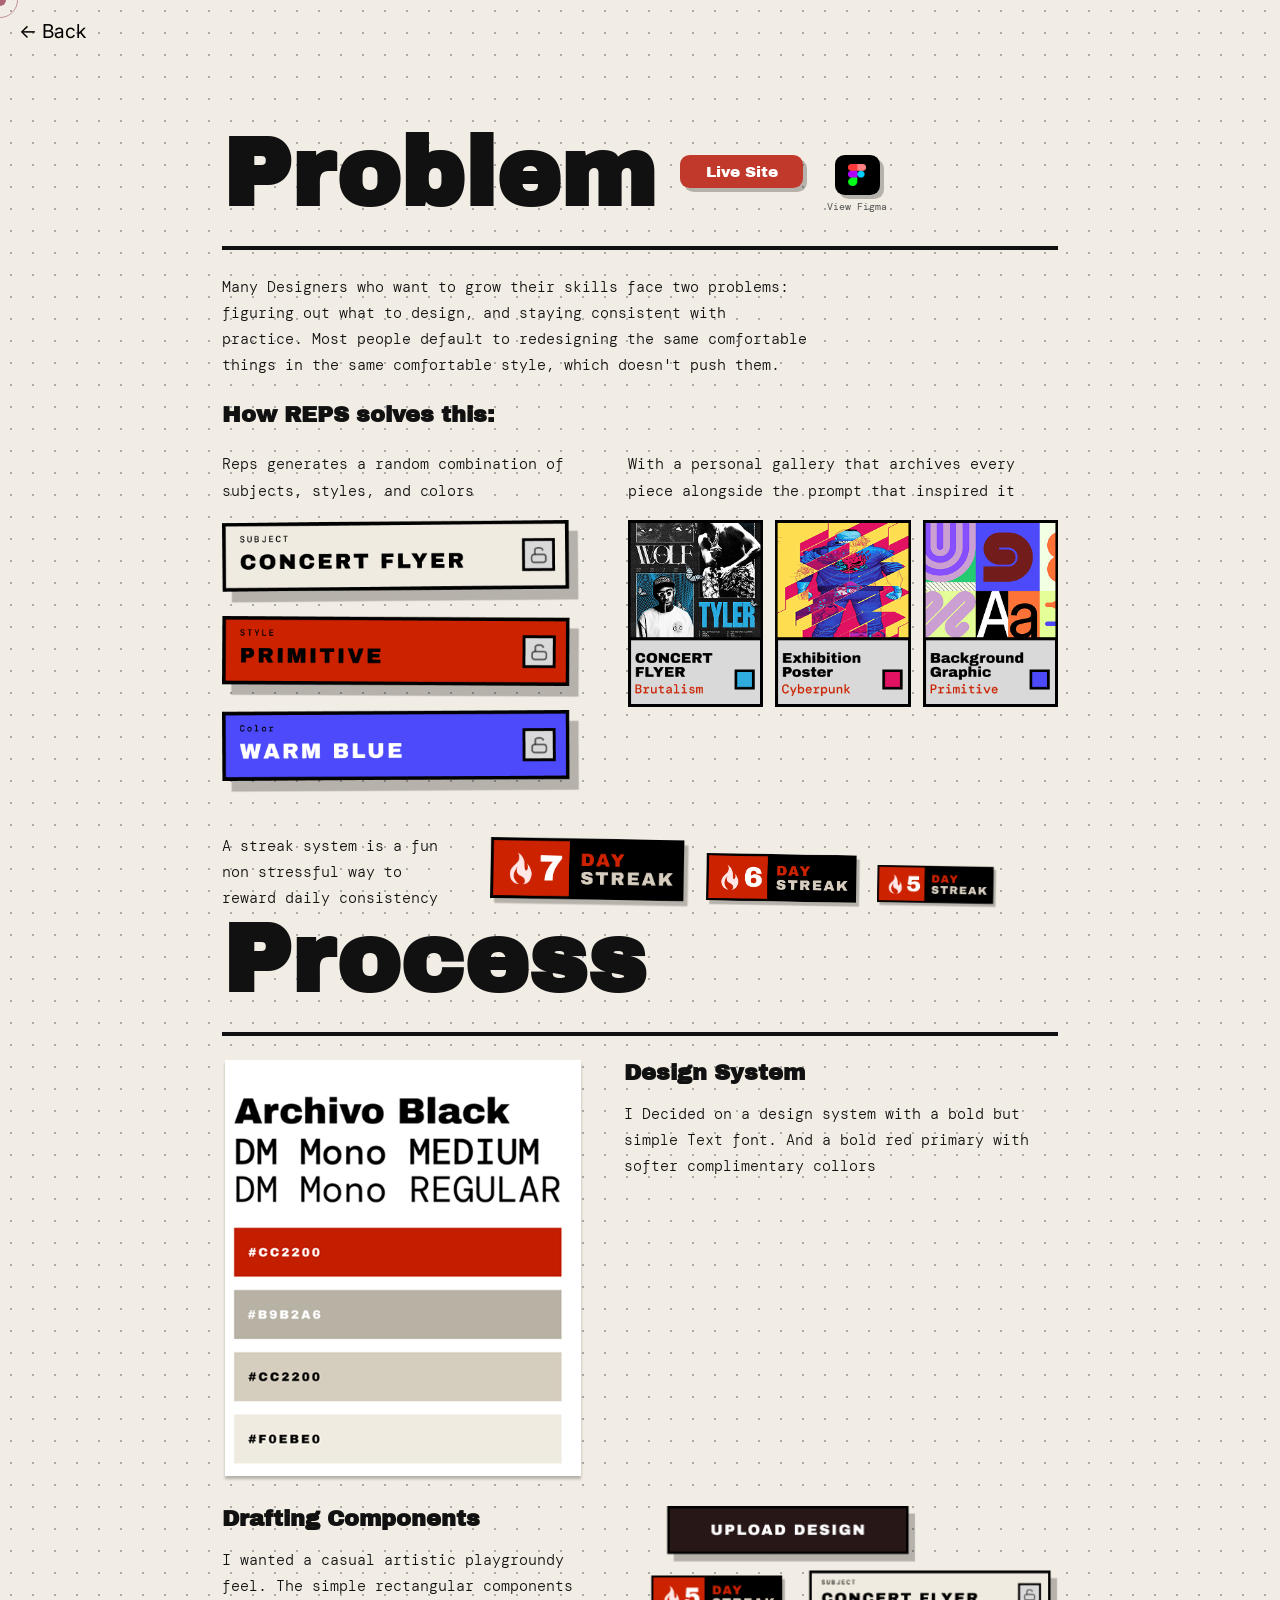
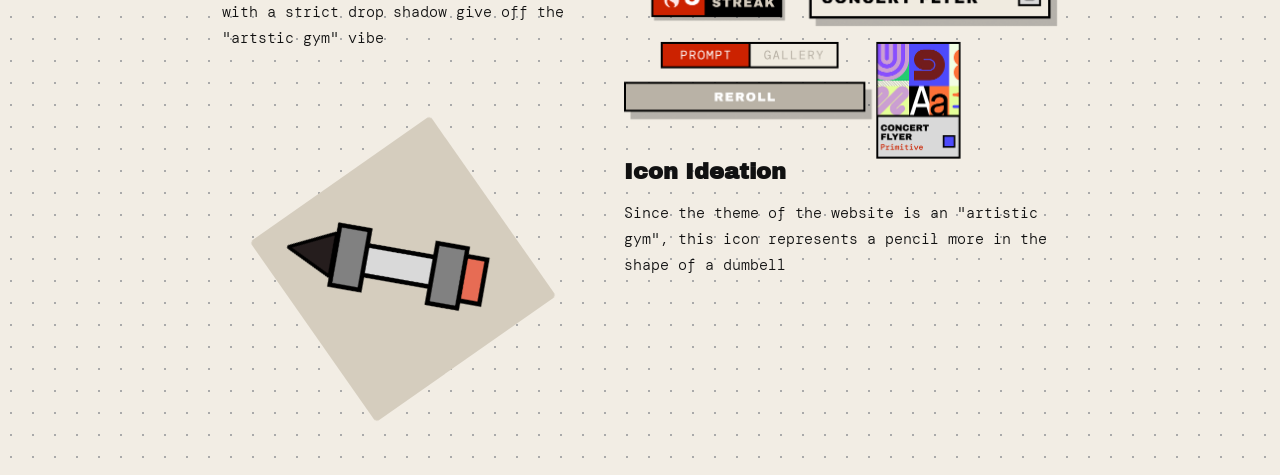
<file: projects/reps.html>
<!DOCTYPE html>
<html lang="en">
<head>
    <meta charset="UTF-8">
    <meta name="viewport" content="width=device-width, initial-scale=1.0">
    <link rel="stylesheet" href="../styles.css">
    <link rel="stylesheet" href="reps.css">
    <link href="https://fonts.googleapis.com/css2?family=Archivo+Black&family=DM+Mono:wght@300;400;500&display=swap" rel="stylesheet">
    <title>Reps — Case Study</title>
</head>
<body class="cs-body-bg">
    <div class="cursor"></div>
    <div class="cursor-follower"></div>

    <nav>
        <div class="nav-left">
            <a href="../index.html">← Back</a>
        </div>
        <div class="nav-right">
        </div>
    </nav>

    <main class="case-study">

        <!-- PROBLEM SECTION -->
        <section class="cs-section">
            <div class="cs-title-row">
                <h1 class="cs-title">Problem</h1>
                <a href="https://reps-designs.vercel.app/" target="_blank" rel="noopener noreferrer" class="cs-live-btn">Live Site</a>
                <div class="cs-figma-wrap">
                    <a href="https://www.figma.com/design/XUiU6Oq6dOpb6sLGphuyn9/Reps-project?node-id=0-1&t=GmwB72pF5o77Ofic-1" target="_blank" rel="noopener noreferrer" class="cs-figma-btn">
                        <img src="../images/FigmaIcon.png" alt="Figma">
                    </a>
                    <span class="cs-figma-label">View Figma</span>
                </div>
            </div>
            <hr class="cs-rule">
            <p class="cs-body">Many Designers who want to grow their skills face two problems: figuring out what to design, and staying consistent with practice. Most people default to redesigning the same comfortable things in the same comfortable style, which doesn't push them.</p>

            <h3 class="cs-subheading">How REPS solves this:</h3>

            <div class="cs-two-col">
                <div class="cs-col-left">
                    <p class="cs-body">Reps generates a random combination of subjects, styles, and colors</p>
                    <div class="cs-prompt-cards">
                        <img class="cs-float" src="../images/Subject.png" alt="Subject card">
                        <img class="cs-float" src="../images/Style.png" alt="Style card">
                        <img class="cs-float" src="../images/Color.png" alt="Color card">
                    </div>
                </div>
                <div class="cs-col-right">
                    <p class="cs-body">With a personal gallery that archives every piece alongside the prompt that inspired it</p>
                    <div class="cs-gallery-row">
                        <img class="cs-float" src="../images/Card1.png" alt="Gallery card 1">
                        <img class="cs-float" src="../images/Card2.png" alt="Gallery card 2">
                        <img class="cs-float" src="../images/Card3.png" alt="Gallery card 3">
                    </div>
                </div>
            </div>

            <div class="cs-streak-section">
                <p class="cs-body">A streak system is a fun non stressful way to reward daily consistency</p>
                <div class="cs-streak-badges">
                    <img class="cs-float cs-streak-large" src="../images/Streak7.png" alt="7 day streak">
                    <img class="cs-float cs-streak-medium" src="../images/Streak6.png" alt="6 day streak">
                    <img class="cs-float cs-streak-small" src="../images/Streak5.png" alt="5 day streak">
                </div>
            </div>
        </section>

        <!-- PROCESS SECTION -->
        <section class="cs-section">
            <h1 class="cs-title">Process</h1>
            <hr class="cs-rule">

            <!-- Design System row -->
            <div class="cs-two-col cs-process-row">
                <div class="cs-col-left">
                    <img class="cs-design-system" src="../images/DesignSystem.png" alt="Design System">
                </div>
                <div class="cs-col-right">
                    <h3 class="cs-subheading">Design System</h3>
                    <p class="cs-body">I Decided on a design system with a bold but simple Text font. And a bold red primary with softer complimentary collors</p>
                </div>
            </div>

            <!-- Drafting Components row -->
            <div class="cs-two-col cs-process-row">
                <div class="cs-col-left">
                    <h3 class="cs-subheading">Drafting Components</h3>
                    <p class="cs-body">I wanted a casual artistic playgroundy feel. The simple rectangular components with a strict drop shadow give off the "artstic gym" vibe</p>
                </div>
                <div class="cs-col-right">
                    <img class="cs-design-system" src="../images/Reps-Components.png" alt="Reps components">
                </div>
            </div>
        </section>

        <!-- ICON IDEATION SECTION -->
        <section class="cs-section">
            <div class="cs-two-col cs-process-row cs-icon-row">
                <div class="cs-col-left cs-icon-logo-col">
                    <img class="cs-icon-logo" src="../images/reps-logo.png" alt="Reps icon">
                </div>
                <div class="cs-col-right">
                    <h3 class="cs-subheading">Icon Ideation</h3>
                    <p class="cs-body">Since the theme of the website is an "artistic gym", this icon represents a pencil more in the shape of a dumbell</p>
                </div>
            </div>

        </section>

    </main>

    <script src="../cursor.js"></script>
    <script>
        document.querySelectorAll('.cs-float').forEach(el => {
            el.style.setProperty('--float-duration', (3 + Math.random() * 3) + 's');
            el.style.setProperty('--float-delay', (Math.random() * 3) + 's');
        });
    </script>
</body>
</html>
</file>
<file: styles.css>
@import url('https://fonts.googleapis.com/css2?family=Chonburi&display=swap');
@import url('https://fonts.googleapis.com/css2?family=Chonburi&family=Inter:wght@100..900&display=swap');

* {
    margin: 0;
    padding: 0;
    box-sizing: border-box;
    cursor: none;
}

a, button, input, textarea {
    cursor: none;
}

.cursor {
    width: 12px;
    height: 12px;
     background: color-mix(in srgb, var(--primary) 60%, transparent);
    border-radius: 50%;
    position: fixed;
    pointer-events: none;
    z-index: 9999;
    transform: translate(-50%, -50%);
}

.cursor-follower {
    width: 36px;
    height: 36px;
    border: 1px solid color-mix(in srgb, var(--primary) 40%, transparent);
    border-radius: 50%;
    position: fixed;
    pointer-events: none;
    z-index: 9998;
    transform: translate(-50%, -50%);
    transition: left 0.07s ease, top 0.07s ease;
}

:root {
    --primary: #7B0926;
}

.top {
    position: relative;
}


.grid-lines {
    position: fixed;
    inset: 0;
    pointer-events: none;
    z-index: 0;
}

.grid-line {
    position: absolute;
    background: rgba(0, 0, 0, 1);
}

.grid-line--vertical {
    width: 1px;
    top: 0;
    height: 100%;
    transform: scaleY(0);
    animation: lineInY 4s ease forwards;
}

.grid-line--horizontal {
    height: 1px;
    left: 0;
    right: 0;
    transform: scaleX(0);
    animation: lineInX 4s ease forwards;
}

@keyframes lineInY {
    0% { transform: scaleY(0); opacity: 0.6; }
    100% { transform: scaleY(1); opacity: 0.1; }
}

@keyframes lineInX {
    0% { transform: scaleX(0); opacity: 0.6; }
    100% { transform: scaleX(1); opacity: 0.1; }
}

.hero {
    display: flex;
    flex-direction: column;
    align-items: center;
    justify-content: center;
    min-height: 100vh;
    gap: 0.1rem;
    padding-bottom: 200px;
    position: relative;
}

.lights {
    position: absolute;
    inset: 0;
    pointer-events: none;
}

.light {
    position: absolute;
    width: 420px;
    height: 420px;
    border-radius: 50%;
    background: color-mix(in srgb, var(--primary) 12%, transparent);
    filter: blur(80px);
    animation: float 8s ease-in-out infinite;
}

.light:nth-child(1) { top: 10%; left: 10%; animation-delay: 0s; }
.light:nth-child(2) { top: 35%; left: 65%; animation-delay: 1s; }
.light:nth-child(3) { top: 70%; left: 30%; animation-delay: 3s; }

@keyframes float {
    0%, 100% { transform: translateY(0) translateX(0); }
    33% { transform: translateY(-40px) translateX(25px); }
    66% { transform: translateY(25px) translateX(-25px); }
}

.scroll-indicator {
    position: absolute;
    bottom: 2rem;
    display: flex;
    flex-direction: column;
    align-items: center;
    gap: 6px;
    bottom: 5rem;
}

.scroll-indicator span {
    width: 6px;
    height: 6px;
    border-radius: 50%;
    background: color-mix(in srgb, var(--primary) 60%, transparent);
    animation: bounce 1.2s ease infinite;
}

.scroll-indicator span:nth-child(2) { animation-delay: 0.2s; }
.scroll-indicator span:nth-child(3) { animation-delay: 0.4s; }

@keyframes bounce {
    0%, 100% { opacity: 0.2; transform: translateY(0); }
    50% { opacity: 1; transform: translateY(4px); }
}

.hero h1, h2 {
    margin: 0
}

.hero h1 {
    text-align: center;
}


#hero-word1 span {
    display: inline-block;
    opacity: 0;
    animation: fadeUp 0.4s ease forwards;
}

.wc {
    display: inline-block;
    overflow: hidden;
    position: relative;
}

.wc::after {
    content: '';
    position: absolute;
    top: 0;
    left: 0;
    width: 100%;
    height: 2px;
    background: var(--primary);
    opacity: 0;
    transition: opacity 0.4s ease;
}

.wc.line-visible::after {
    opacity: 0.2;
}

#hero-word1 {
    display: block;
}

#hero-word1.exiting {
    animation: exitDown 0.5s ease forwards;
}

#hero-word1.entering {
    animation: enterFromTop 0.5s ease forwards;
}

@keyframes exitDown {
    from { transform: translateY(0); opacity: 1; }
    to { transform: translateY(110%); opacity: 0; }
}

@keyframes enterFromTop {
    from { transform: translateY(-110%); opacity: 0; }
    to { transform: translateY(0); opacity: 1; }
}

@keyframes fadeUp {
    from {
        opacity: 0;
        transform: translateY(20px);
    }
    to {
        opacity: 1;
        transform: translateY(0);
    }
}

.hero h2 {
    position: relative;
    text-align: left;
    transform: translateX(clamp(0rem, 25vw, 30rem));
    font-family: 'Inter', sans-serif;
    font-weight: 300;
    font-size: clamp(1rem, 1.vw, 2.5rem);
}

.hero h1 {
    font-family: 'Chonburi', serif;
    font-size: clamp(4rem, 7vw, 8rem);
    line-height: 0.9;
    background: linear-gradient(135deg, #000000, var(--primary), var(--primary), #000000);
    background-size: 200% auto;
    -webkit-background-clip: text;
    -webkit-text-fill-color: transparent;
    background-clip: text;
    animation: gradientSlide 8s linear infinite, fadeUp 0.8s ease forwards;
    transition: transform 0.3s ease;
    filter: drop-shadow(5px 5px 7px rgba(0,0,0,0.3));
}

@keyframes gradientSlide {
    from { background-position: 0% center; }
    to { background-position: 200% center; }
}

.hero h1:hover {
    transform: translate(4px, -4px);
}

nav {
    display: flex;
    justify-content: space-between;
}

nav a {
    font-family: 'Inter', sans-serif;
    text-decoration: none;
    color: black;
    display: inline-block;
    transition: transform 0.3s ease;
    font-size: clamp(1rem, 1.5vw, 2rem);
    padding: 19px;
}

nav a:hover {
    color: var(--primary);
}


.work-label {
    display: flex;
    flex-direction: row;
    align-items: center;
    gap: 0.75rem;
    padding: 2rem 2rem 0 2rem;
    opacity: 0;
    transform: translateX(-150px);
    transition: transform 0.9s cubic-bezier(0.25, 0.46, 0.45, 0.94), opacity 0.9s ease;
    padding-left: 10%;
}

.work-label.visible {
    opacity: 1;
    transform: translateX(0);
}

.work-label p {
    font-size: clamp(1rem, 1vw, 2rem);
    font-family: 'Inter', sans-serif;
    letter-spacing: 0.1em;
    text-transform: uppercase;
    white-space: nowrap;
}

.work-grid {
    display: flex;
    flex-wrap: wrap;
    justify-content: center;
    align-items: flex-start;
    gap: 1rem;
    padding: 2rem;
    opacity: 0;
    transform: translateY(30px);
    transition: opacity 0.8s ease, transform 0.8s ease;
}

.work-grid.visible {
    opacity: 1;
    transform: translateY(0);
}

.card {
    width: clamp(200px, 30%, 350px);
    height: auto;
    display: block;
    border-radius: 1rem;
    box-shadow: 5px 5px 15px rgba(0, 0, 0, 0.2);
    animation: cardFloat var(--float-duration, 4s) ease-in-out infinite;
    animation-delay: var(--float-delay, 0s);
}

.card--tall {
    grid-row: span 2;
}

.card--wide {
    grid-column: span 2;
}

.card--large {
    grid-column: span 2;
    grid-row: span 2;
}

#about {
    position: relative;
    display: flex;
    justify-content: flex-end;
    padding: 4rem 2rem 4rem 2rem;
    overflow: hidden;
    margin-top: -6rem;
}

.about-img {
    width: clamp(40vw, 55vw, 70vw);
    height: auto;
    border-radius: 1rem;
    opacity: 0;
    transform: translateX(200px);
    transition: opacity 0.9s ease, transform 0.9s cubic-bezier(0.25, 0.46, 0.45, 0.94);
}

.about-img.visible {
    opacity: 1;
    transform: translateX(33px);
}

.about-label {
    position: absolute;
    display: flex;
    flex-direction: row;
    align-items: center;
    gap: 0.75rem;
    left: 10%;
    top: 30%;
    transform: translateY(-50%) translateX(-150px);
    opacity: 0;
    transition: transform 0.9s cubic-bezier(0.25, 0.46, 0.45, 0.94), opacity 0.9s ease;
}


#contact {
    position: relative;
    min-height: 50vh;
    margin-top: 0;
}

@media (min-width: 1024px) {
    #contact {
        margin-top: -15rem;
    }
}

.contact-label {
    position: absolute;
    display: flex;
    flex-direction: row;
    align-items: center;
    gap: 0.75rem;
    left: 10%;
    top: 30%;
    transform: translateY(-50%) translateX(-150px);
    opacity: 0;
    transition: transform 0.9s cubic-bezier(0.25, 0.46, 0.45, 0.94), opacity 0.9s ease;
}

.contact-label.visible {
    transform: translateY(-50%) translateX(0);
    opacity: 1;
}

.contact-label p {
    font-size: clamp(1rem, 1vw, 2rem);
    font-family: 'Inter', sans-serif;
    letter-spacing: 0.1em;
    text-transform: uppercase;
    white-space: nowrap;
}

.about-label.visible {
    transform: translateY(-50%) translateX(0);
    opacity: 1;
}

.contact-links {
    position: absolute;
    top: calc(30% + 2rem);
    left: 10%;
    display: flex;
    flex-direction: column;
    gap: 1rem;
    opacity: 0;
    transform: translateY(20px);
    transition: opacity 0.8s ease 0.3s, transform 0.8s ease 0.3s;
}

.contact-links.visible {
    opacity: 1;
    transform: translateY(0);
}

.contact-link span {
    font-size: clamp(0.8rem, 2vw, 1rem);
}

.contact-link {
    display: flex;
    align-items: center;
    gap: 0.75rem;
    text-decoration: none;
    color: black;
    font-family: 'Inter', sans-serif;
    font-size: clamp(0.8rem, 1vw, 1rem);
    font-weight: 300;
    transition: color 0.2s ease;
}

.contact-link:hover {
    color: var(--primary);
}

.contact-link img {
    width: 1.5rem;
    height: 1.5rem;
    object-fit: contain;
}

#gmail-icon {
    width: 2rem; 
    height: 2rem;
}
#linkedin-icon {
    width: 3.5rem; 
    height: 3.5rem;
    margin: -0.9em;
}
#instagram-icon {
    width: 5rem; 
    height: 5rem;
    margin: -1.8em;
}

.about-line {
    display: block;
    height: 1px;
    background: black;
    width: clamp(1.5rem, 3vw, 4rem);
}

.about-label p {
    font-size: clamp(1rem, 1vw, 2rem);
    font-family: 'Inter', sans-serif;
    letter-spacing: 0.1em;
    text-transform: uppercase;
    white-space: nowrap;
}

.about-text {
    position: absolute;
    top: calc(30% + 3rem);
    font-family: 'Inter', sans-serif;
    font-size: clamp(1rem, 1.5vw, 2rem);
    font-weight: 300;
    max-width: 40vw;
    line-height: 1.6;
    left: 10%;
    opacity: 0;
    transform: translateY(40px);
    transition: opacity 0.8s ease 0.3s, transform 0.8s cubic-bezier(0.25, 0.46, 0.45, 0.94) 0.3s;
}

.about-text.visible {
    opacity: 1;
    transform: translateY(0);
}

.project-item {
    display: flex;
    flex-direction: row;
    align-items: center;
    gap: 1.5rem;
    width: fit-content;
}

.project-item .card {
    width: 200px;
    flex-shrink: 0;
    border-radius: 2rem;
}

.project-info {
    display: flex;
    flex-direction: column;
    gap: 0.75rem;
    max-width: 400px;
}

.project-title-row {
    display: flex;
    align-items: center;
    gap: 1rem;
}

.project-name {
    font-family: 'Chonburi', serif;
    font-size: clamp(2rem, 4vw, 3.5rem);
    font-weight: 400;
    line-height: 1;
}

.project-view-btn {
    background: black;
    color: white;
    font-family: 'Inter', sans-serif;
    font-size: clamp(0.9rem, 1.2vw, 1.1rem);
    font-weight: 600;
    text-decoration: none;
    padding: 0.5rem 1.5rem;
    border-radius: 0.6rem;
    transition: background 0.2s ease;
}

.project-view-btn:hover {
    background: var(--primary);
}

.project-subtitle {
    font-family: 'Chonburi', serif;
    font-size: clamp(0.9rem, 1.3vw, 1.2rem);
    font-weight: 400;
    color: #222;
}

.project-title {
    font-family: 'Inter', sans-serif;
    font-size: clamp(1rem, 1.5vw, 1.5rem);
    font-weight: 500;
}

.project-desc {
    font-family: 'Inter', sans-serif;
    font-size: clamp(0.75rem, 1vw, 1rem);
    font-weight: 300;
    line-height: 1.6;
    color: #444;
}

@keyframes cardFloat {
    0%, 100% { transform: translateY(0); }
    50% { transform: translateY(-10px); }
}

@media (max-width: 768px) {
    #about {
        flex-direction: column;
        padding: 2rem;
    }

    .about-label,
    .about-text {
        position: static;
        transform: none;
        opacity: 1;
    }

    .about-img {
        width: 100%;
    }

    #contact {
        padding: 2rem;
    }

    .contact-label,
    .contact-links {
        position: static;
        transform: none;
        opacity: 1;
    }
}
</file>
<file: projects/reps.css>
/* ── Page Load Animation ── */
@keyframes csPageIn {
    from {
        opacity: 0;
        transform: translateY(24px);
    }
    to {
        opacity: 1;
        transform: translateY(0);
    }
}

nav {
    animation: csPageIn 0.7s ease forwards;
}

.case-study {
    animation: csPageIn 0.7s ease 0.15s both;
}

/* ── Case Study Base ── */
.cs-body-bg {
    background-color: #f2ede4;
    background-image: radial-gradient(circle, #aaa 1px, transparent 1px);
    background-size: 22px 22px;
}

.case-study {
    max-width: 900px;
    margin: 0 auto;
    padding: 4rem 2rem 6rem;
}

/* ── Section ── */
.cs-section {
    display: flex;
    flex-direction: column;
    gap: 1.5rem;
}

/* ── Title ── */
.cs-title {
    font-family: 'Archivo Black', sans-serif;
    font-size: clamp(3rem, 8vw, 6rem);
    font-weight: 900;
    color: #111;
    line-height: 1;
    margin-bottom: 0;
}

.cs-rule {
    border: none;
    border-top: 4px solid #111;
    margin: 0;
}

/* ── Body Text ── */
.cs-body {
    font-family: 'DM Mono', monospace;
    font-size: clamp(0.85rem, 1.2vw, 1rem);
    font-weight: 300;
    line-height: 1.7;
    color: #111;
    max-width: 65ch;
}

/* ── Subheading ── */
.cs-subheading {
    font-family: 'Archivo Black', sans-serif;
    font-size: clamp(1rem, 2vw, 1.4rem);
    font-weight: 900;
    color: #111;
}

/* ── Two Column Layout ── */
.cs-two-col {
    display: flex;
    gap: 3rem;
    align-items: flex-start;
}

.cs-col-left {
    flex: 1;
    min-width: 0;
    display: flex;
    flex-direction: column;
    gap: 1rem;
}

.cs-col-right {
    flex: 1.2;
    min-width: 0;
    display: flex;
    flex-direction: column;
    gap: 1rem;
}

/* ── Prompt Cards (stacked) ── */
.cs-prompt-cards {
    display: flex;
    flex-direction: column;
    gap: 0.75rem;
}

.cs-prompt-cards img {
    width: 100%;
    animation: cardFloat var(--float-duration, 4s) ease-in-out infinite;
    animation-delay: var(--float-delay, 0s);
}

/* ── Gallery Row ── */
.cs-gallery-row {
    display: flex;
    gap: 0.75rem;
    align-items: flex-start;
}

.cs-gallery-row img {
    flex: 1;
    width: 0;
    animation: cardFloat var(--float-duration, 4s) ease-in-out infinite;
    animation-delay: var(--float-delay, 0s);
}

/* ── Streak Section ── */
.cs-streak-section {
    display: flex;
    align-items: center;
    gap: 3rem;
    margin-top: 1rem;
}

.cs-streak-section .cs-body {
    flex: 0 0 220px;
}

.cs-streak-badges {
    display: flex;
    align-items: flex-end;
    gap: 1rem;
    flex: 1;
}

.cs-streak-large {
    width: clamp(120px, 18vw, 200px);
    animation: cardFloat var(--float-duration, 4s) ease-in-out infinite;
    animation-delay: var(--float-delay, 0s);
}

.cs-streak-medium {
    width: clamp(90px, 13vw, 155px);
    animation: cardFloat var(--float-duration, 4s) ease-in-out infinite;
    animation-delay: var(--float-delay, 0s);
}

.cs-streak-small {
    width: clamp(70px, 10vw, 120px);
    animation: cardFloat var(--float-duration, 4s) ease-in-out infinite;
    animation-delay: var(--float-delay, 0s);
}

/* ── Design System image (no animation) ── */
.cs-design-system {
    width: 100%;
}

/* ── Title Row ── */
.cs-title-row {
    display: flex;
    align-items: flex-start;
    gap: 1.5rem;
}

/* ── Live Site Button ── */
.cs-live-btn,
.cs-figma-wrap {
    margin-top: 1.8rem;
}

.cs-live-btn {
    font-family: 'Archivo Black', sans-serif;
    font-size: clamp(0.9rem, 1.2vw, 1.1rem);
    color: white !important;
    background: #c0392b;
    padding: 0.55rem 1.6rem;
    border-radius: 0.6rem;
    text-decoration: none;
    box-shadow: 4px 4px 0px rgba(0, 0, 0, 0.25);
    transition: background 0.2s ease;
}

.cs-live-btn:hover {
    background: #a93226;
    color: white !important;
}

.cs-figma-btn {
    display: flex;
    align-items: center;
    justify-content: center;
    background: black;
    padding: 0.55rem 0.7rem;
    border-radius: 0.6rem;
    box-shadow: 4px 4px 0px rgba(0, 0, 0, 0.25);
    transition: background 0.2s ease;
}

.cs-figma-btn img {
    width: 1.4rem;
    height: 1.4rem;
    object-fit: contain;
}

.cs-figma-btn:hover {
    background: #333;
}

.cs-figma-wrap {
    display: flex;
    flex-direction: column;
    align-items: center;
    gap: 0.3rem;
}

.cs-figma-label {
    font-family: 'DM Mono', monospace;
    font-size: 0.65rem;
    color: #555;
}

/* ── Process Section ── */
.cs-process-row {
    align-items: flex-start;
    gap: 2.5rem;
}

/* ── Components Grid (no animation) ── */
.cs-components-grid {
    display: flex;
    flex-direction: column;
    gap: 0.6rem;
}

.cs-components-row {
    display: flex;
    gap: 0.6rem;
    align-items: center;
}

.cs-components-col {
    display: flex;
    flex-direction: column;
    gap: 0.6rem;
    flex: 1;
}

.cs-component {
    width: 100%;
    max-width: 100%;
    height: auto;
    display: block;
}

.cs-component-full {
    width: 100%;
    max-width: 100%;
}

.cs-col-right .cs-components-grid {
    max-width: 100%;
    overflow: hidden;
}

/* ── Icon Ideation ── */
.cs-icon-logo-col {
    display: flex;
    align-items: center;
    justify-content: center;
}

.cs-icon-logo {
    width: clamp(140px, 20vw, 220px);
    transform: rotate(-35deg);
    animation: cardFloat var(--float-duration, 4s) ease-in-out infinite;
    animation-delay: var(--float-delay, 0s);
}

/* ── Icon Breakdown ── */
.cs-breakdown {
    padding: 2rem 0;
}

.cs-breakdown-shapes {
    position: relative;
    display: flex;
    align-items: center;
    justify-content: center;
    gap: 1.2rem;
    padding: 2.5rem 0;
}

.cs-breakdown-shapes::before {
    content: '';
    position: absolute;
    left: 0;
    right: 0;
    top: 50%;
    border-top: 2px dashed #aaa;
    z-index: 0;
}

.cs-shape {
    position: relative;
    z-index: 1;
    border: 2.5px solid #111;
}

.cs-shape-triangle {
    width: 44px;
    height: 64px;
    background: #2b2b2b;
    clip-path: polygon(100% 0%, 0% 50%, 100% 100%);
    border: none;
    filter: drop-shadow(0 0 0 2px #111);
}

.cs-shape-rect-dark {
    background: #555;
}

.cs-shape-rect-light {
    background: #e8e4dc;
}

.cs-shape-rect-orange {
    background: #c8603a;
}

.cs-shape-tall {
    width: 34px;
    height: 70px;
}

.cs-shape-wide {
    width: 110px;
    height: 50px;
}

/* ── Accent color ── */
:root {
    --cs-red: #c0392b;
}

/* ── Responsive ── */
@media (max-width: 700px) {
    .cs-two-col {
        flex-direction: column;
    }

    .cs-streak-section {
        flex-direction: column;
        align-items: flex-start;
    }

    .cs-streak-section .cs-body {
        flex: none;
    }
}
</file>
